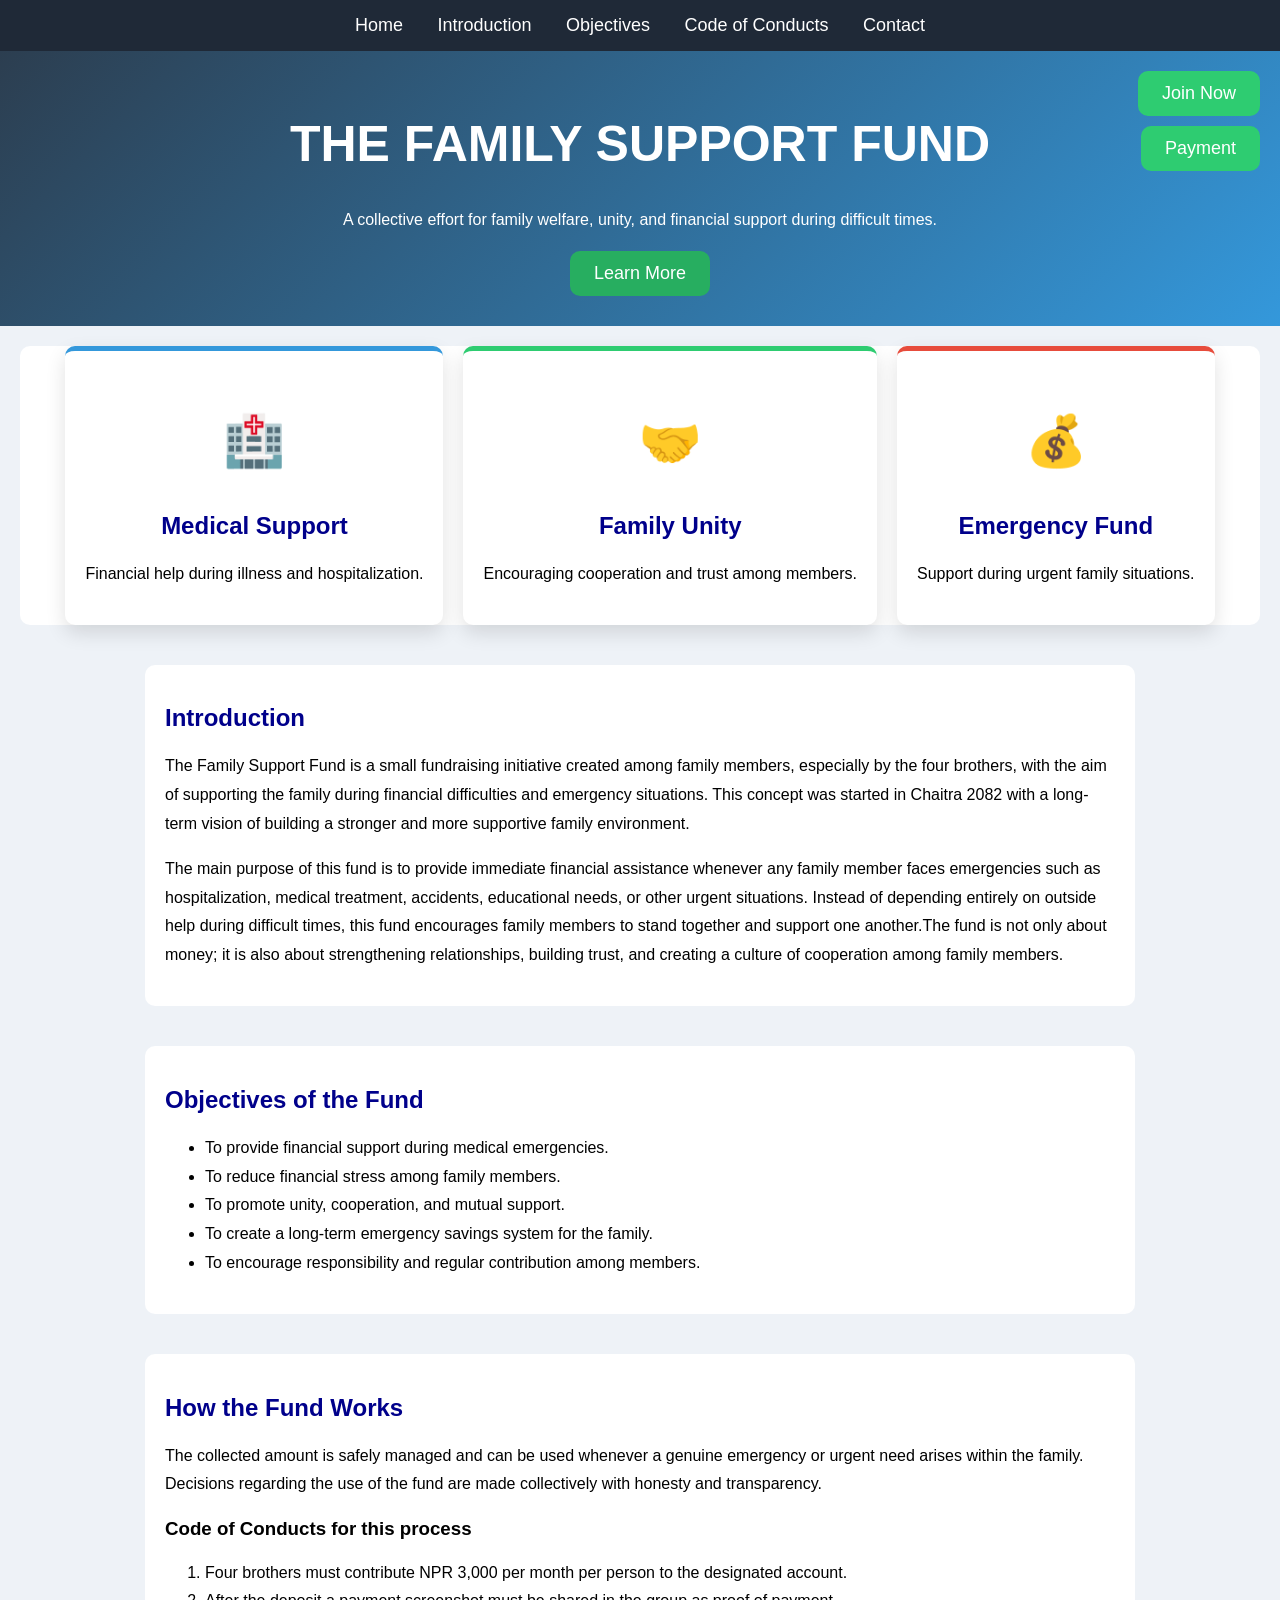
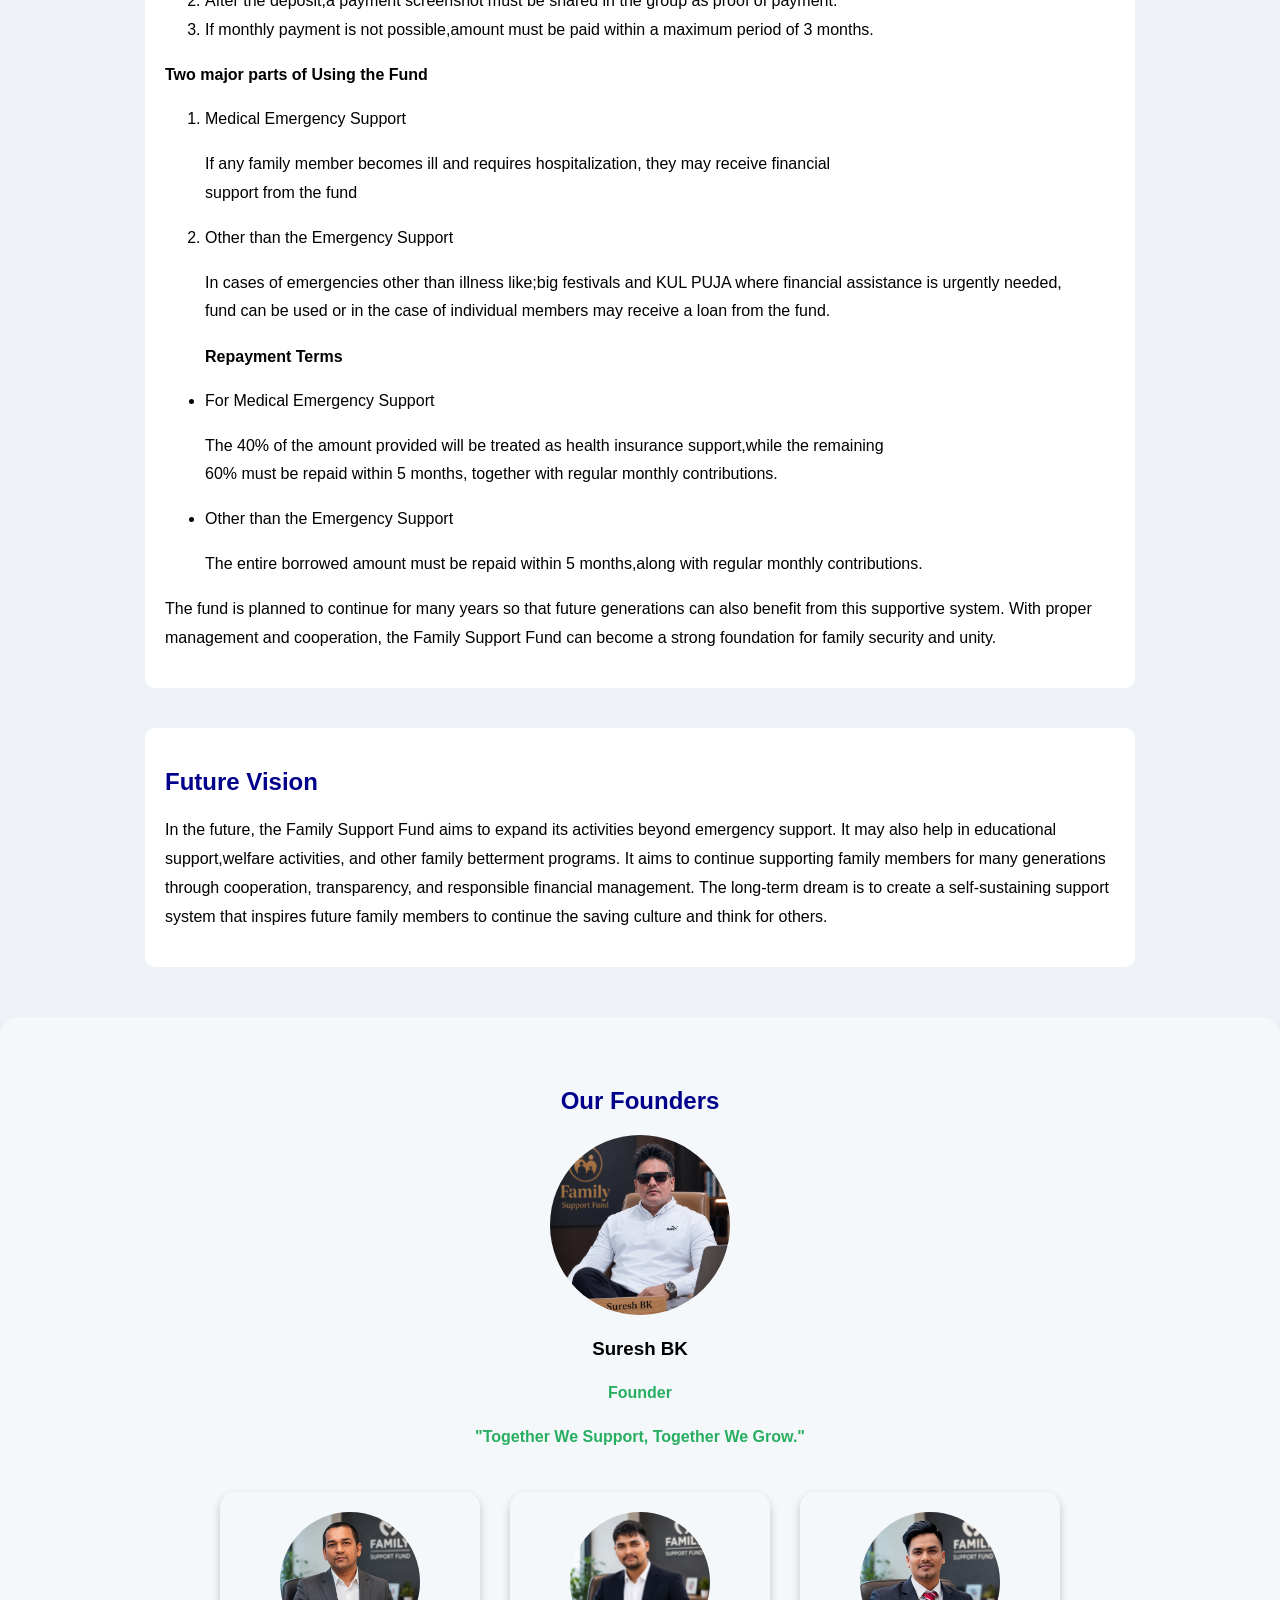
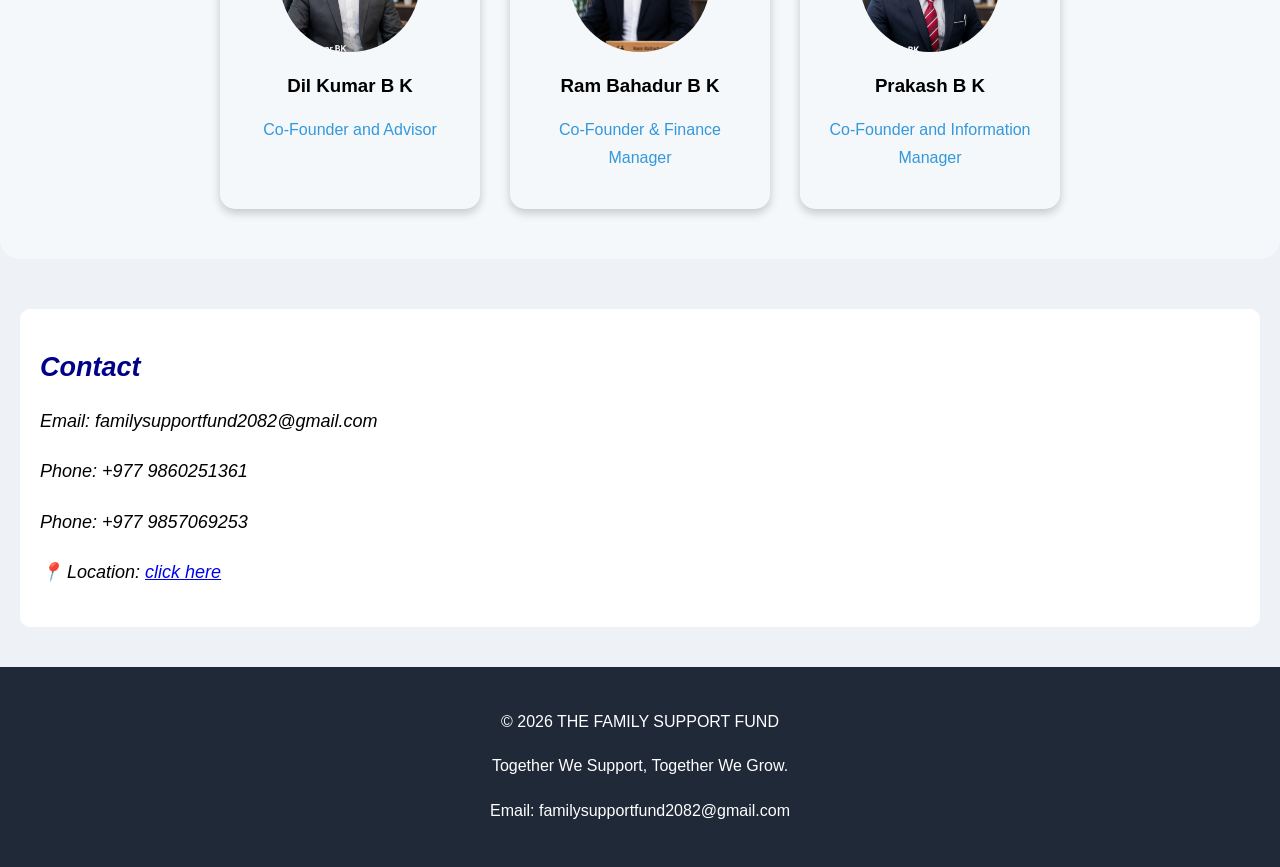
<file: index.html>
<!DOCTYPE html>
<html lang="en">
<head>
  <meta charset="UTF-8">
 <meta name="viewport" content="width=device-width, initial-scale=1.0">
 <title>The Family Support Fund | Education & Medical Support in Nepal</title>
 <link rel="stylesheet" href="style.css">
<meta name="description" content="The Family Support Fund is a community initiative supporting education, medical assistance, and better quality of life for families and communities in Nepal.">
<link rel="canonical" href="https://prakash-tech108.github.io/The-Family-Support-Fund/">
</head>
<body>
<nav>
<a href="#home">Home</a>
<a href="#intro">Introduction</a>
<a href="#objectives">Objectives</a>
<a href="#works">Code of Conducts</a>
<a href="#contact">Contact</a>
</nav>
<header>
<div class="top-buttons">
<button class="join-btn"
onclick="alert('Please contact the family Messenger group to join.')">
Join Now
</button>
<button class="payment-btn"
onclick="showPayment()">
Payment
</button>
<div id="payment-box">
<img src="bank_details.png" alt="QR Code">
<a href="https://forms.gle/SFwMnSRFECHiwntH7" target="_blank">
<button class="submit-btn">
Submit Payment Screenshot
</button>
</a>
</div>
</div>
<h1>THE FAMILY SUPPORT FUND</h1>
<P> A collective effort for family welfare, unity, and financial support during difficult times.</P>
<button onclick="location.href='#intro'">
Learn More
</button>
</header>
<section class="cards">
<div class="card">
  <h1>🏥</h1>
<h2>Medical Support</h2>
<p>Financial help during illness and hospitalization.</p>
</div>
<div class="card">
  <h1>🤝</h1>
<h2>Family Unity</h2>
<p>Encouraging cooperation and trust among members.</p>
</div>
<div class="card">
  <h1>💰</h1>
<h2>Emergency Fund</h2>
<p>Support during urgent family situations.</p>
</div> </section>
<section class="intro" id="intro">
<h2>Introduction</h2>
<p>The Family Support Fund is a small fundraising initiative created among family members,
  especially by the four brothers, with the aim of supporting the family during financial
  difficulties and emergency situations. This concept was started in Chaitra 2082 with a
  long-term vision of building a stronger and more supportive family environment.</p>
<p>The main purpose of this fund is to provide immediate financial assistance whenever any
  family member faces emergencies such as hospitalization, medical treatment, accidents,
  educational needs, or other urgent situations. Instead of depending entirely on outside
  help during difficult times, this fund encourages family members to stand together and
  support one another.The fund is not only about money; it is also about strengthening
  relationships, building trust, and creating a culture of cooperation among family members.</p>
</section>
<section class="objectives" id="objectives">
  <h2>Objectives of the Fund</h2>
  <ul>
  <li>To provide financial support during medical emergencies.</li>
  <li>To reduce financial stress among family members.</li>
  <li>To promote unity, cooperation, and mutual support.</li>
  <li>To create a long-term emergency savings system for the family.</li>
  <li>To encourage responsibility and regular contribution among members.</li>
  </ul>
</section>
<section class="works" id="works">
<h2>How the Fund Works</h2>
<p>The collected amount is safely managed and can be used whenever a genuine emergency
  or urgent need arises within the family. Decisions regarding the use of the fund are
  made collectively with honesty and transparency.</p>
<h3>Code of Conducts for this process</h3>
<ol>
 <li>Four brothers must contribute NPR 3,000 per month per person to the designated account.</li>
 <li>After the deposit,a payment screenshot must be shared in the group as proof of payment.</li>
 <li> If monthly payment is not possible,amount must be paid within a maximum period of 3 months.</li> </ol>
 <h4>Two major parts of Using the Fund </h4>
<ol>
 <li>Medical Emergency Support</li>
<p>If any family member becomes ill and requires hospitalization, they may receive financial <br>
  support from the fund</p>
 <li>Other than the Emergency Support</li>
<p>In cases of emergencies other than illness like;big festivals and KUL PUJA where financial assistance is urgently needed,<br>
  fund can be used or in the case of individual members may receive a loan from the fund.</p>
<h4>Repayment Terms</h4> </ol>
<ul>
<li>For Medical Emergency Support</li>
<p>The 40% of the amount provided will be treated as health insurance support,while the remaining<br>
 60% must be repaid within 5 months, together with regular monthly contributions.</p>
<li>Other than the Emergency Support</li>
<p> The entire borrowed amount must be repaid within 5 months,along with regular monthly contributions.</p>
</ul>
<p>The fund is planned to continue for many years so that future generations can also
 benefit from this supportive system. With proper management and cooperation, the
 Family Support Fund can become a strong foundation for family security and unity.</p>
</section>
<section class="vision">
<h2>Future Vision</h2>
<p>In the future, the Family Support Fund aims to expand its activities beyond emergency
 support. It may also help in educational support,welfare activities, and other
 family betterment programs. It aims to continue supporting family members for many generations
  through cooperation, transparency, and responsible financial management.
 The long-term dream is to create a self-sustaining support system that inspires
  future family members to continue the saving culture and think for others.</p>
</section>
<section class="team">
<h2>Our Founders</h2>
<!-- TOP FOUNDER -->
<div class="main-founder">
<img src="SURESH DAI.PNG" alt="Founder">
<h3>Suresh BK</h3>
<p>Founder</p>
<p class="quote">
"Together We Support, Together We Grow."
</p>
</div>
<!-- 3 CO FOUNDERS -->
<div class="co-founders">
<div class="member">
<img src="THULDAI.PNG" alt="Co Founder">
<h3>Dil Kumar B K</h3>
<p>Co-Founder and Advisor</p>
</div>
<div class="member">
<img src="RAM DAI.PNG" alt="Co Founder">
<h3>Ram Bahadur B K</h3>
<p>Co-Founder & Finance Manager</p>
</div>
<div class="member">
<img src="MH.PNG" alt="Co Founder">
<h3>Prakash B K</h3>
<p>Co-Founder and Information Manager</p>
</div>
</div>
</section>
<section id="contact" >
<h2>Contact</h2>
<p>Email: familysupportfund2082@gmail.com</p>
<p>Phone: +977 9860251361</p>
<p>Phone: +977 9857069253</p>
<p>
📍 Location:
<a href="https://maps.app.goo.gl/JAcgSm9zfJXr6ZMW8">click here</a>
</p>
</section>
 <script>
function showPayment(){
var box=document.getElementById("payment-box");
if(box.style.display==="block"){
    box.style.display="none";}
else{
    box.style.display="block";}
  
document.addEventListener("click", function(event) {

    const paymentBox = document.getElementById("payment-box");
    const paymentButton = document.querySelector(".payment-btn");

    if (
        paymentBox.style.display === "block" &&
        !paymentBox.contains(event.target) &&
        !paymentButton.contains(event.target)
    ) {
        paymentBox.style.display = "none";
    }
});
}
</script>
<footer>
<p>© 2026 THE FAMILY SUPPORT FUND</p>
<p>Together We Support, Together We Grow.</p>
<p>Email: familysupportfund2082@gmail.com</p>
</footer>
</body>
    
</html>
</file>
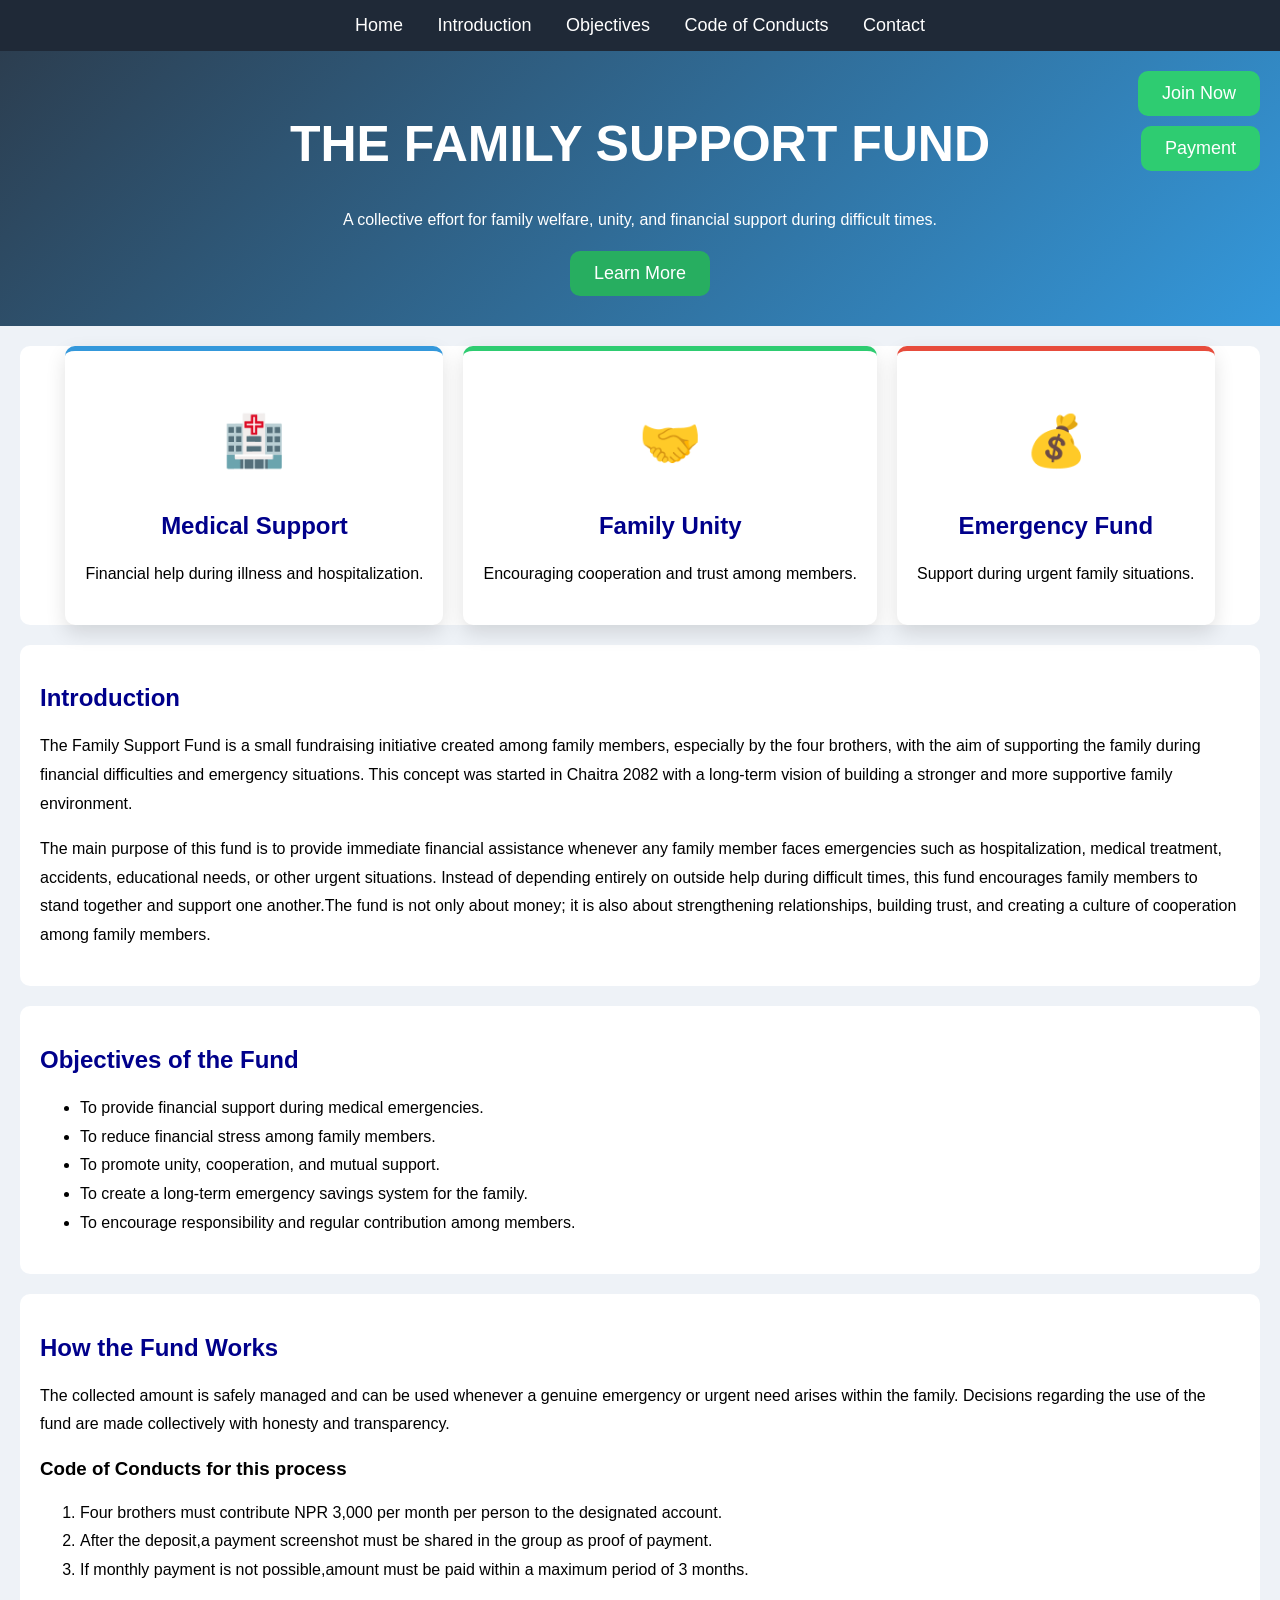
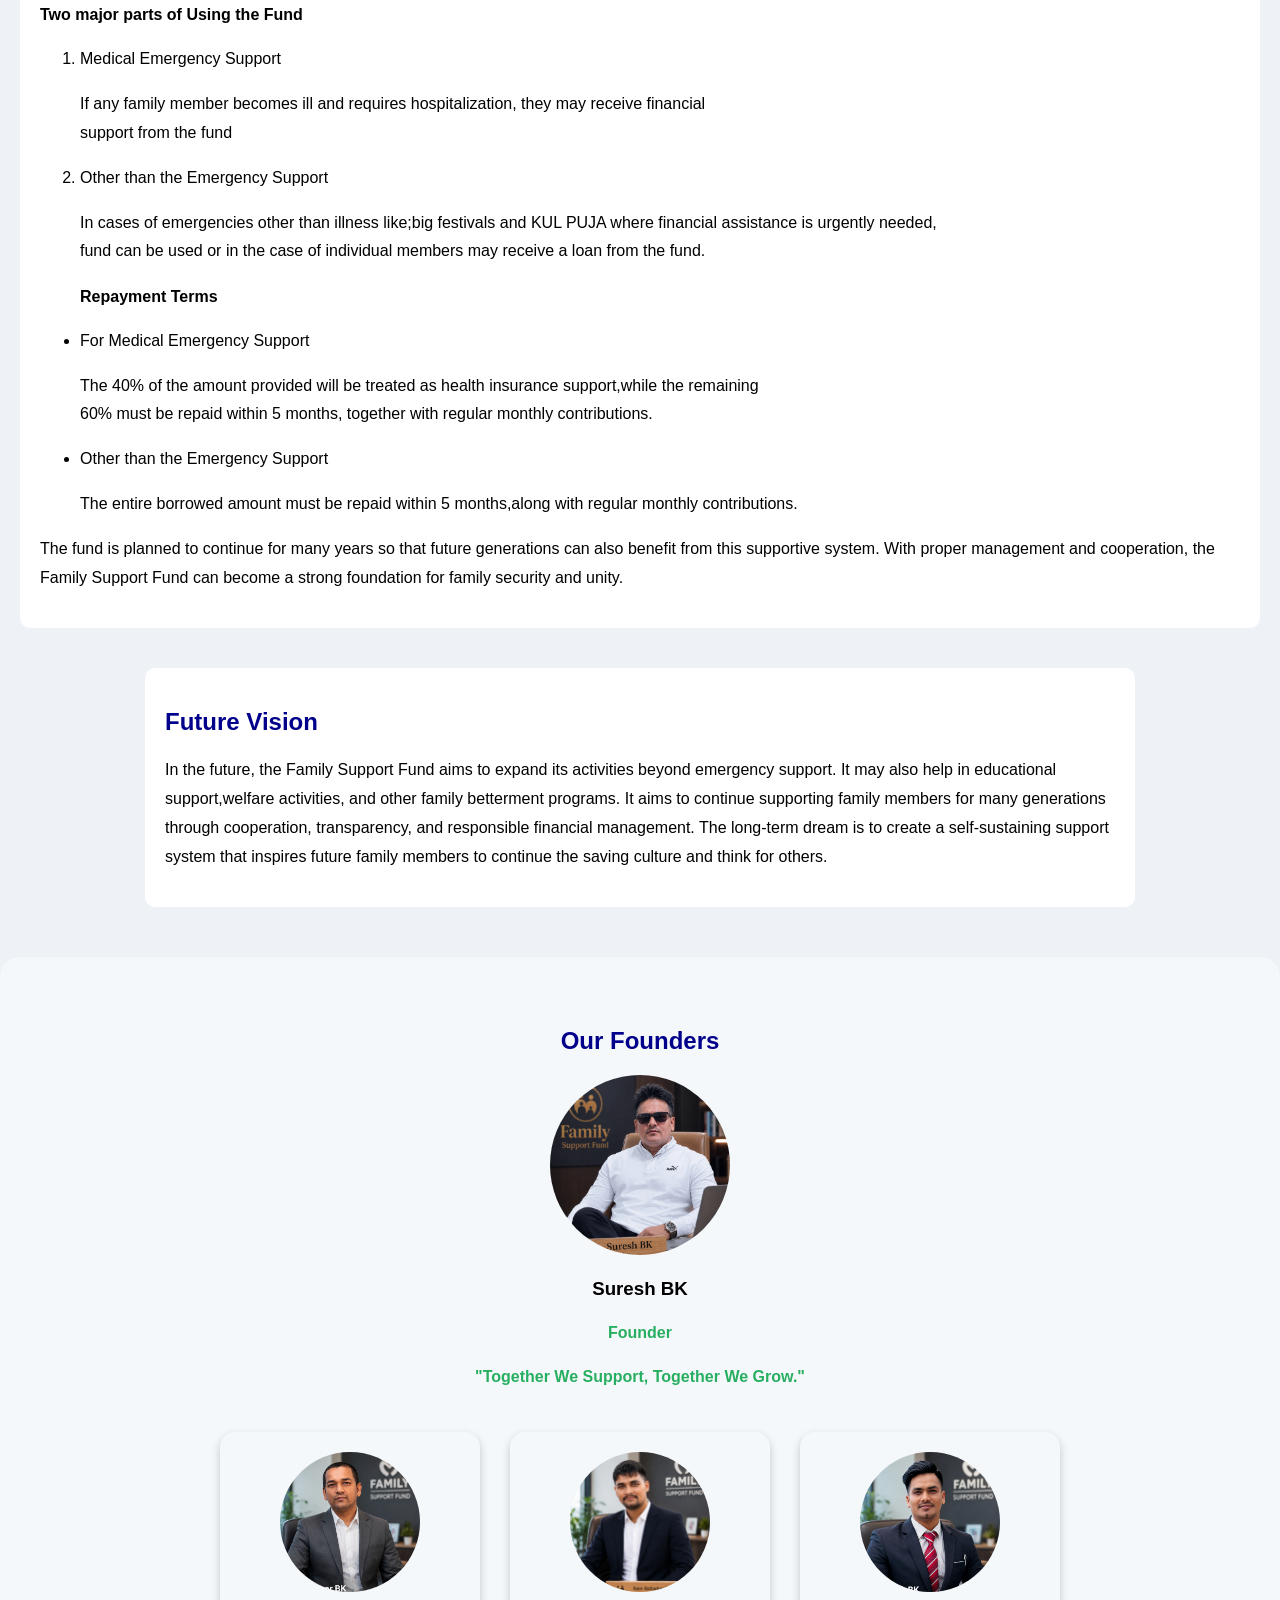
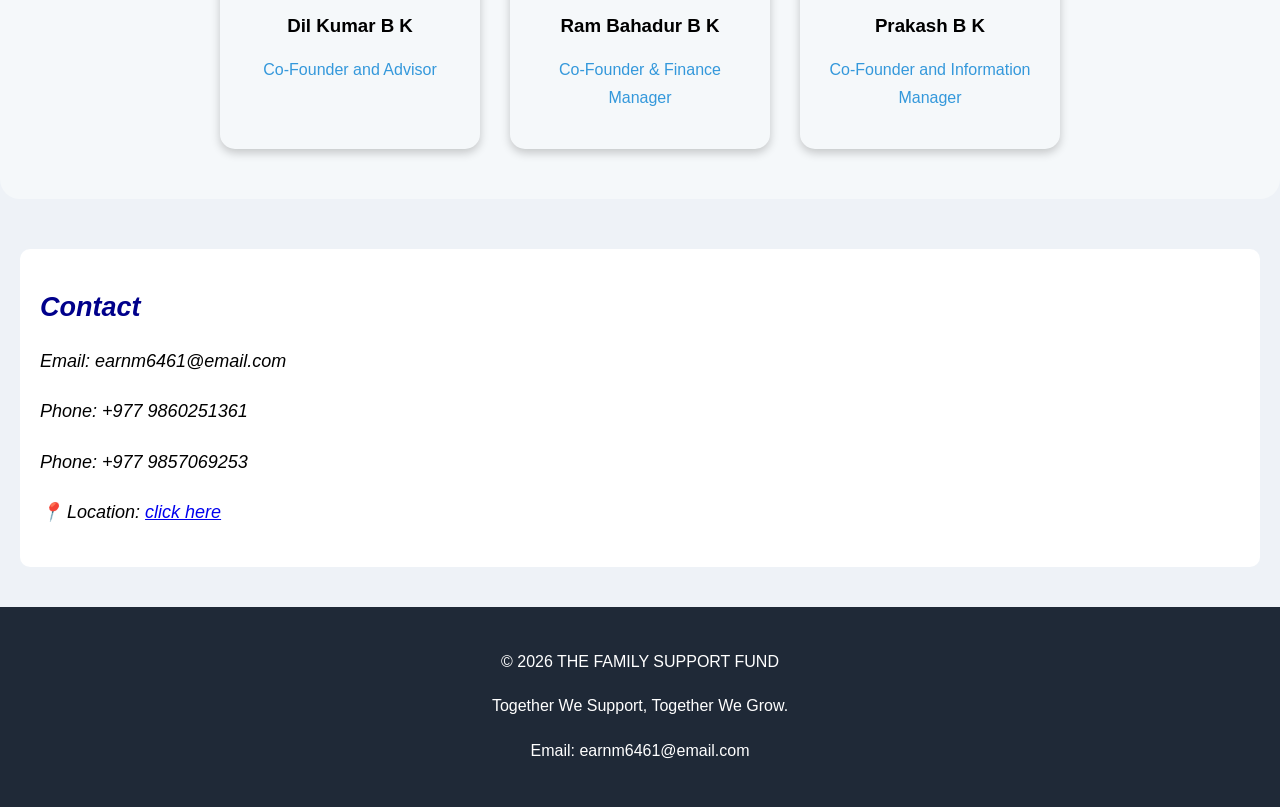
<file: THE FAMILY SUPPORT FUND.html>
<!DOCTYPE html>
<html lang="en">
<head>

    <meta charset="UTF-8">
    <meta name="viewport" content="width=device-width, initial-scale=1.0">
    <title>THE FAMILY SUPPORT FUND</title>
    <link rel="stylesheet" href="style.css">
</head>
<body>
<nav>
<a href="#home">Home</a>
<a href="#intro">Introduction</a>
<a href="#objectives">Objectives</a>
<a href="#works">Code of Conducts</a>
<a href="#contact">Contact</a>
</nav>
<header>
<div class="top-buttons">
<button class="join-btn"
onclick="alert('Please contact the family Messenger group to join.')">
Join Now
</button>
<button class="payment-btn"
onclick="showPayment()">
Payment
</button>
<div id="payment-box">
<img src="bank_details.png" alt="QR Code">
<a href="https://forms.gle/SFwMnSRFECHiwntH7" target="_blank">
<button class="submit-btn">
Submit Payment Screenshot
</button>
</a>
</div>
</div>
<h1>THE FAMILY SUPPORT FUND</h1>
<P> A collective effort for family welfare, unity, and financial support during difficult times.</P>
<button onclick="location.href='#intro'">
Learn More
</button>
</header>
<section class="cards">
<div class="card">
  <h1>🏥</h1>
<h2>Medical Support</h2>
<p>Financial help during illness and hospitalization.</p>
</div>
<div class="card">
  <h1>🤝</h1>
<h2>Family Unity</h2>
<p>Encouraging cooperation and trust among members.</p>
</div>
<div class="card">
  <h1>💰</h1>
<h2>Emergency Fund</h2>
<p>Support during urgent family situations.</p>
</div> </section>
<section class="Intro" id="intro">
<h2>Introduction</h2>
<p>The Family Support Fund is a small fundraising initiative created among family members,
  especially by the four brothers, with the aim of supporting the family during financial
  difficulties and emergency situations. This concept was started in Chaitra 2082 with a
  long-term vision of building a stronger and more supportive family environment.</p>
<p>The main purpose of this fund is to provide immediate financial assistance whenever any
  family member faces emergencies such as hospitalization, medical treatment, accidents,
  educational needs, or other urgent situations. Instead of depending entirely on outside
  help during difficult times, this fund encourages family members to stand together and
  support one another.The fund is not only about money; it is also about strengthening
  relationships, building trust, and creating a culture of cooperation among family members.</p>
</section>
<section class="Objectives" id="objectives">
  <h2>Objectives of the Fund</h2>
  <ul>
  <li>To provide financial support during medical emergencies.</li>
  <li>To reduce financial stress among family members.</li>
  <li>To promote unity, cooperation, and mutual support.</li>
  <li>To create a long-term emergency savings system for the family.</li>
  <li>To encourage responsibility and regular contribution among members.</li>
  </ul>
</section>
<section class="Works" id="works">
<h2>How the Fund Works</h2>
<p>The collected amount is safely managed and can be used whenever a genuine emergency
  or urgent need arises within the family. Decisions regarding the use of the fund are
  made collectively with honesty and transparency.</p>
<h3>Code of Conducts for this process</h3>
<ol>
 <li>Four brothers must contribute NPR 3,000 per month per person to the designated account.</li>
 <li>After the deposit,a payment screenshot must be shared in the group as proof of payment.</li>
 <li> If monthly payment is not possible,amount must be paid within a maximum period of 3 months.</li> </ol>
 <h4>Two major parts of Using the Fund </h4>
<ol>
 <li>Medical Emergency Support</li>
<p>If any family member becomes ill and requires hospitalization, they may receive financial <br>
  support from the fund</p>
 <li>Other than the Emergency Support</li>
<p>In cases of emergencies other than illness like;big festivals and KUL PUJA where financial assistance is urgently needed,<br>
  fund can be used or in the case of individual members may receive a loan from the fund.</p>
<h4>Repayment Terms</h4> </ol>
<ul>
<li>For Medical Emergency Support</li>
<p>The 40% of the amount provided will be treated as health insurance support,while the remaining<br>
 60% must be repaid within 5 months, together with regular monthly contributions.</p>
<li>Other than the Emergency Support</li>
<p> The entire borrowed amount must be repaid within 5 months,along with regular monthly contributions.</p>
</ul>
<p>The fund is planned to continue for many years so that future generations can also
 benefit from this supportive system. With proper management and cooperation, the
 Family Support Fund can become a strong foundation for family security and unity.</p>
</section>
<section class="vision">
<h2>Future Vision</h2>
<p>In the future, the Family Support Fund aims to expand its activities beyond emergency
 support. It may also help in educational support,welfare activities, and other
 family betterment programs. It aims to continue supporting family members for many generations
  through cooperation, transparency, and responsible financial management.
 The long-term dream is to create a self-sustaining support system that inspires
  future family members to continue the saving culture and think for others.</p>
</section>
<section class="team">
<h2>Our Founders</h2>
<!-- TOP FOUNDER -->
<div class="main-founder">
<img src="SURESH DAI.PNG" alt="Founder">
<h3>Suresh BK</h3>
<p>Founder</p>
<p class="quote">
"Together We Support, Together We Grow."
</p>
</div>
<!-- 3 CO FOUNDERS -->
<div class="co-founders">
<div class="member">
<img src="THULDAI.PNG" alt="Co Founder">
<h3>Dil Kumar B K</h3>
<p>Co-Founder and Advisor</p>
</div>
<div class="member">
<img src="RAM DAI.PNG" alt="Co Founder">
<h3>Ram Bahadur B K</h3>
<p>Co-Founder & Finance Manager</p>
</div>
<div class="member">
<img src="MH.PNG" alt="Co Founder">
<h3>Prakash B K</h3>
<p>Co-Founder and Information Manager</p>
</div>
</div>
</section>
<section id="contact" >
<h2>Contact</h2>
<p>Email: earnm6461@email.com</p>
<p>Phone: +977 9860251361</p>
<p>Phone: +977 9857069253</p>
<p>
📍 Location:
<a href="https://maps.app.goo.gl/JAcgSm9zfJXr6ZMW8">click here</a>
</p>
</section>
 <script>
function showPayment(){
var box=document.getElementById("payment-box");
if(box.style.display==="block"){
    box.style.display="none";}
else{
    box.style.display="block";}
}
</script>
<footer>
<p>© 2026 THE FAMILY SUPPORT FUND</p>
<p>Together We Support, Together We Grow.</p>
<p>Email: earnm6461@email.com</p>
</footer>
</body>
    
</html>
</file>
<file: style.css>
@charset "utf-8";
body {
    background-color:#eef2f7;
    font-family: Arial, sans-serif;
    margin: 0;}
    header{
    background:linear-gradient(135deg,#2c3e50,#3498db);
    color: white;
    text-align: center;
    padding: 30px;}
   section{
    background: white;
    margin: 20px;
    padding: 20px;
    border-radius: 10px;} 
    h1{
    font-size: 50px;}
  h2{
    color: darkblue;}  
    nav{
    background-color:#1f2937;
    padding:15px;
    text-align:center;} 
    nav a{
    color:white;
    text-decoration:none; 
    margin:15px;
    font-size:18px;}
    nav a:hover{
    background-color:white;
    color:#2c3e50;
    padding:8px;
    border-radius:5px;}
    button{
    background:#27ae60;
    color:white;
    border:none;
    padding:12px 24px;
    border-radius:10px;
    font-size:18px;
    cursor:pointer;
}
button:hover{
    background:#1e8449;
}
    
   .top-buttons{
    display:flex;
    flex-direction:column;
    align-items:flex-end;
    position:absolute;
    top:20px;
    right:20px;
    gap:10px;
}
.join-btn:hover{
    background-color:#1e8449;
}
.payment-btn:hover{
    background-color:#1e8449
}
  .cards{
  display:flex;
  gap:20px;
  padding:0px;
  margin:20px;
flex-wrap:wrap;
  justify-content:center;}
.card{
    background:white;
    padding:20px;
    border-radius:10px;
    box-shadow:0 8px 20px rgba(0,0,0,0.12);
    text-align: center;
    transition: 0.3s;}
 .card:hover{
    transform:translateY(-10px);
    background-color:#f8f9fa;}
    .card h1{
    font-size:50px;}
    
.card:nth-child(1){
    border-top:5px solid #3498db;}

.card:nth-child(2){
    border-top:5px solid #2ecc71;}

.card:nth-child(3){
    border-top:5px solid #e74c3c;}

@media screen and (max-width:768px){

    /* Navigation */
    nav{
        display:flex;
        flex-direction:column;
        align-items:center;
        gap:15px;
        padding:20px 0;
    }

    nav a{
        display:block;
        margin:5px 0;
    }

    /* Header */
    header{
        display:flex;
        flex-direction:column;
        align-items:center;
        text-align:center;
        padding:20px;
    }

    /* Buttons */
    .top-buttons{
        position:static !important;
        display:flex;
        flex-direction:column;
        align-items:center;
        gap:10px;
        margin-bottom:20px;
        width:100%;
    }

    .join-btn,
    .payment-btn{
        width:200px;
        margin:0;
    }

    h1{
        font-size:28px;
        line-height:1.3;
        margin-top:10px;
    }

    /* Cards */
    .cards{
        flex-direction:column;
        align-items:center;
        padding:0;
    }

    .card{
        width:90%;
        max-width:320px;
    }

    /* Team section */
    .co-founders{
        flex-direction:column;
        align-items:center;
    }

    .member{
        width:90%;
        max-width:300px;
    }

    /* Payment QR */
    #payment-box{
        width:90%;
        margin:15px auto;
    }

    #payment-box img{
        width:100%;
        max-width:250px;
    }
}
  


.intro,
.objectives,
.works,
.vision{
    max-width: 950px;
    width:90%;
    margin:40px auto;
    padding:20px;}

p,li{
    line-height:1.8;}
#contact{
    font-family:"Trebuchet MS", sans-serif;
    font-size:18px;
  font-style: italic;}
  html{
    scroll-behavior:smooth;}
    header{
    position:relative;
    padding: 30px;}
  
.join-btn{
background:#2ecc71;
color:white;
border:none;
padding:12px 24px;
border-radius:10px;}
.team{
    text-align:center;
    margin:50px auto;}
/* TOP founder */
.main-founder{
    margin-bottom:40px;}
.main-founder img{
    width:180px;
    height:180px;
    border-radius:50%;
    object-fit:cover;}
/* 3 co founders */
.co-founders{
    display:flex;
    justify-content:center;
    gap:30px;
    flex-wrap:wrap;}
.member{
    width:220px;
    padding:20px;
    border-radius:15px;
    box-shadow:0 4px 10px rgba(0,0,0,0.2);}
.member img{
    width:140px;
    height:140px;
    border-radius:50%;
    object-fit:cover;}
   
.member:hover{
    transform:translateY(-8px);
    transition:0.3s;}
.main-founder:hover{
    transform:scale(1.05);
    transition:0.3s;}

.main-founder p{
    color:#27ae60;
    font-weight:bold;}
.member p{
    color:#3498db;}

.team{
    background:#f5f8fa;
    padding:50px;
    border-radius:20px;}
.member img:hover{
transform:scale(1.08);
transition:0.3s;
}
header{
position:relative;}
.payment-btn{
    background:#2ecc71;
    color:white;
    border:none;
    padding:12px 24px;
    border-radius:10px;}
#payment-box{
display:none;
background:#a6dafb;
color:black;
padding:20px;
border-radius:15px;
box-shadow:0 4px 10px rgba(0,0,0,0.2);}

#payment-box img{
    width: 300px;
    border-radius: 20px;}
    footer{
    background:#1f2937;
    color:white;
    text-align:center;
    padding:25px;
    margin-top:40px;}
.team{
    opacity:0;
    transform:translateY(50px);
    animation:fadeUp 1.8s ease forwards;}

 @keyframes fadeUp{
from{
    opacity:0;
    transform:translateY(50px);}
to{
    opacity:1;
    transform:translateY(0);}
}
.member{
    transition:0.4s;}
.member:hover{
    transform:translateY(-10px) scale(1.04);
}
.submit-btn{
    margin-top:15px;
    background:#27ae60;
    color:white;
    border:none;
    padding:12px 20px;
    border-radius:10px;}
.submit-btn:hover{
    background:#2ecc71;}
</file>
